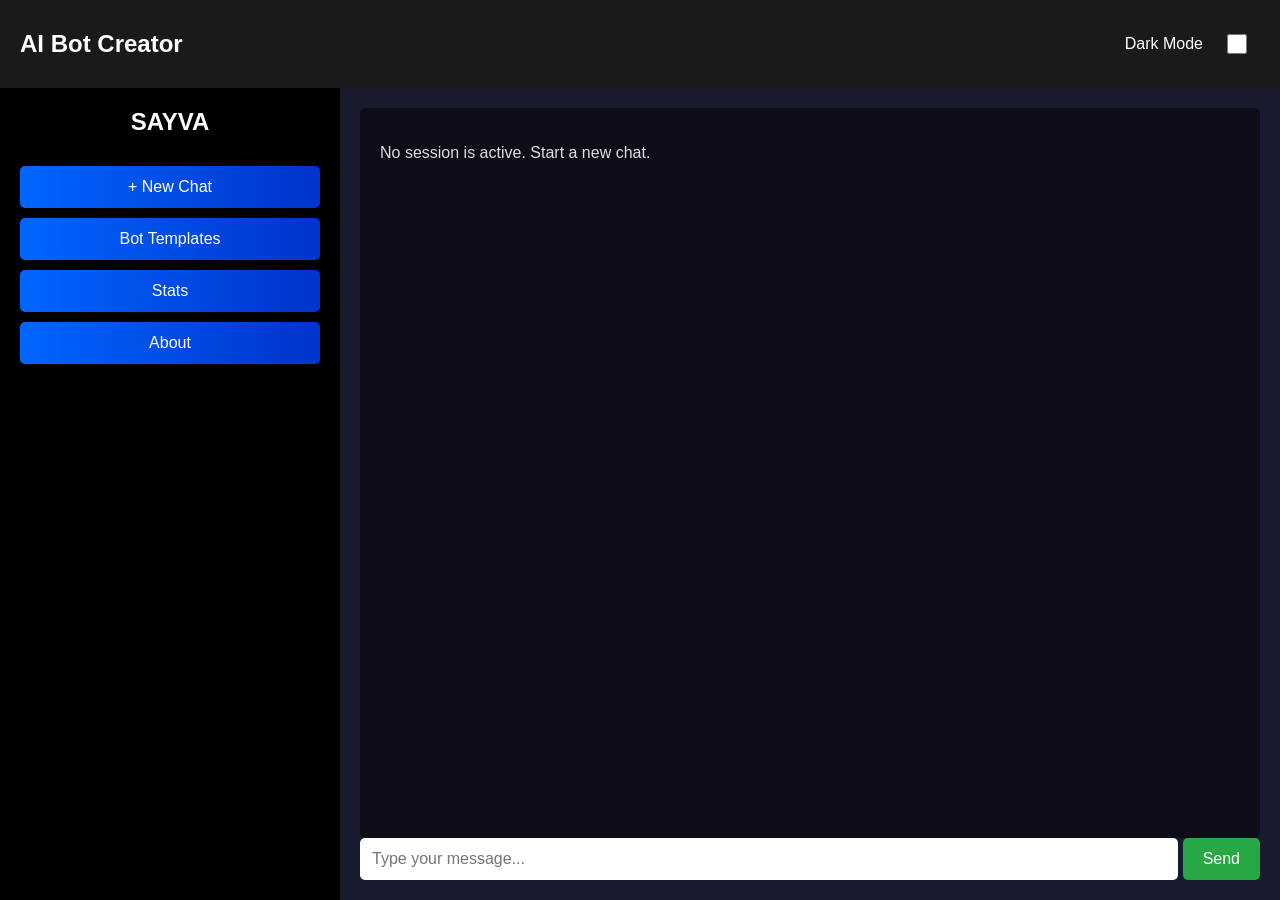
<file: index.html>
<!DOCTYPE html>
<html lang="en">
<head>
    <meta charset="UTF-8">
    <meta name="viewport" content="width=device-width, initial-scale=1.0">
    <title>AI Bot Creator</title>
    <style>
        body {
            margin: 0;
            font-family: Arial, sans-serif;
            background-color: #121212;
            color: white;
            transition: background-color 0.3s, color 0.3s;
            height: 100vh;
            display: flex;
            flex-direction: column;
            overflow: hidden;
        }
        .container {
            display: flex;
            flex: 1;
            flex-direction: column;
        }
        .top-bar {
            display: flex;
            justify-content: space-between;
            align-items: center;
            background-color: #1a1a1a;
            padding: 10px 20px;
        }
        .top-bar h2 {
            color: white;
            transition: color 0.3s;
        }
        .toggle-switch {
            display: flex;
            align-items: center;
        }
        .toggle-switch span {
            margin-right: 10px;
        }
        .toggle-switch input {
            width: 40px;
            height: 20px;
            cursor: pointer;
        }
        .content {
            display: flex;
            flex: 1;
        }
        .sidebar {
            width: 300px;
            background-color: #000;
            padding: 20px;
            display: flex;
            flex-direction: column;
            gap: 10px;
        }
        .sidebar h2 {
            margin-top: 0;
            text-align: center;
            color: white;
        }
        .sidebar button {
            width: 100%;
            padding: 12px;
            background: linear-gradient(to right, #0066ff, #0033cc);
            color: white;
            border: none;
            cursor: pointer;
            font-size: 16px;
            border-radius: 5px;
            transition: background 0.3s, transform 0.2s;
        }
        .sidebar button:hover {
            background: linear-gradient(to right, #0044cc, #0022aa);
            transform: scale(1.05);
        }
        .main-content {
            flex: 1;
            background-color: #1a1a2e;
            display: flex;
            flex-direction: column;
            justify-content: space-between;
            padding: 20px;
        }
        .chat-box {
            flex: 1;
            background-color: #0d0d1a;
            padding: 20px;
            border-radius: 5px;
            overflow-y: auto;
            color: #ddd;
            border: none;
        }
        .input-box {
            display: flex;
            gap: 5px;
        }
        .input-box input {
            flex-grow: 1;
            padding: 12px;
            border: none;
            border-radius: 5px;
            font-size: 16px;
        }
        .input-box button {
            padding: 12px 20px;
            background-color: #28a745;
            color: white;
            border: none;
            cursor: pointer;
            border-radius: 5px;
            font-size: 16px;
            transition: background 0.3s, transform 0.2s;
        }
        .input-box button:hover {
            background-color: #218838;
            transform: scale(1.05);
        }
        .dark-mode {
            background-color: #f0f0f0;
            color: black;
        }
        .dark-mode .main-content {
            background-color: #ffffff;
        }
        .dark-mode .chat-box {
            background-color: #e0e0e0;
            color: black;
            border: none;
        }
        .dark-mode .top-bar h2 {
            color: black;
        }
        .dark-mode .sidebar h2 {
            color: black;
        }
    </style>
</head>
<body>
    <div class="container">
        <div class="top-bar">
            <h2>AI Bot Creator</h2>
            <div class="toggle-switch">
                <span>Dark Mode</span>
                <input type="checkbox" id="darkModeToggle">
            </div>
        </div>
        <div class="content">
            <div class="sidebar">
                <h2>SAYVA</h2>
                <button onclick="startNewChat()">+ New Chat</button>
                <button onclick="showTemplates()">Bot Templates</button>
                <button onclick="showStats()">Stats</button>
                <button onclick="showAbout()">About</button>
            </div>
            <div class="main-content">
                <div class="chat-box" id="chatBox">
                    <p>No session is active. Start a new chat.</p>
                </div>
                <div class="input-box">
                    <input type="text" id="userInput" placeholder="Type your message...">
                    <button onclick="sendMessage()">Send</button>
                </div>
            </div>
        </div>
    </div>

    <script>
        document.getElementById("darkModeToggle").addEventListener("change", function() {
            document.body.classList.toggle("dark-mode", this.checked);
        });

        function startNewChat() {
    
          window.location.href ="chat-modal.html";
        }
        
        function showTemplates() {
            window.location.href = "bot-templates.html";  
        }
        
        function showStats() {
            window.location.href="stats.html";
        }
        
        function showAbout() {
            window.location.href="about.html";
        }
        
        function sendMessage() {
            let input = document.getElementById("userInput").value;
            if (input.trim() !== "") {
                let chatBox = document.getElementById("chatBox");
                let message = document.createElement("p");
                message.textContent = "You: " + input;
                chatBox.appendChild(message);
                
                let botResponse = document.createElement("p");
                botResponse.textContent = "Bot: I'm here to assist you!";
                botResponse.style.color = "#00ff00";
                chatBox.appendChild(botResponse);
                
                document.getElementById("userInput").value = "";
                chatBox.scrollTop = chatBox.scrollHeight;
            }
        }
    </script>
</body>
</html>
</file>
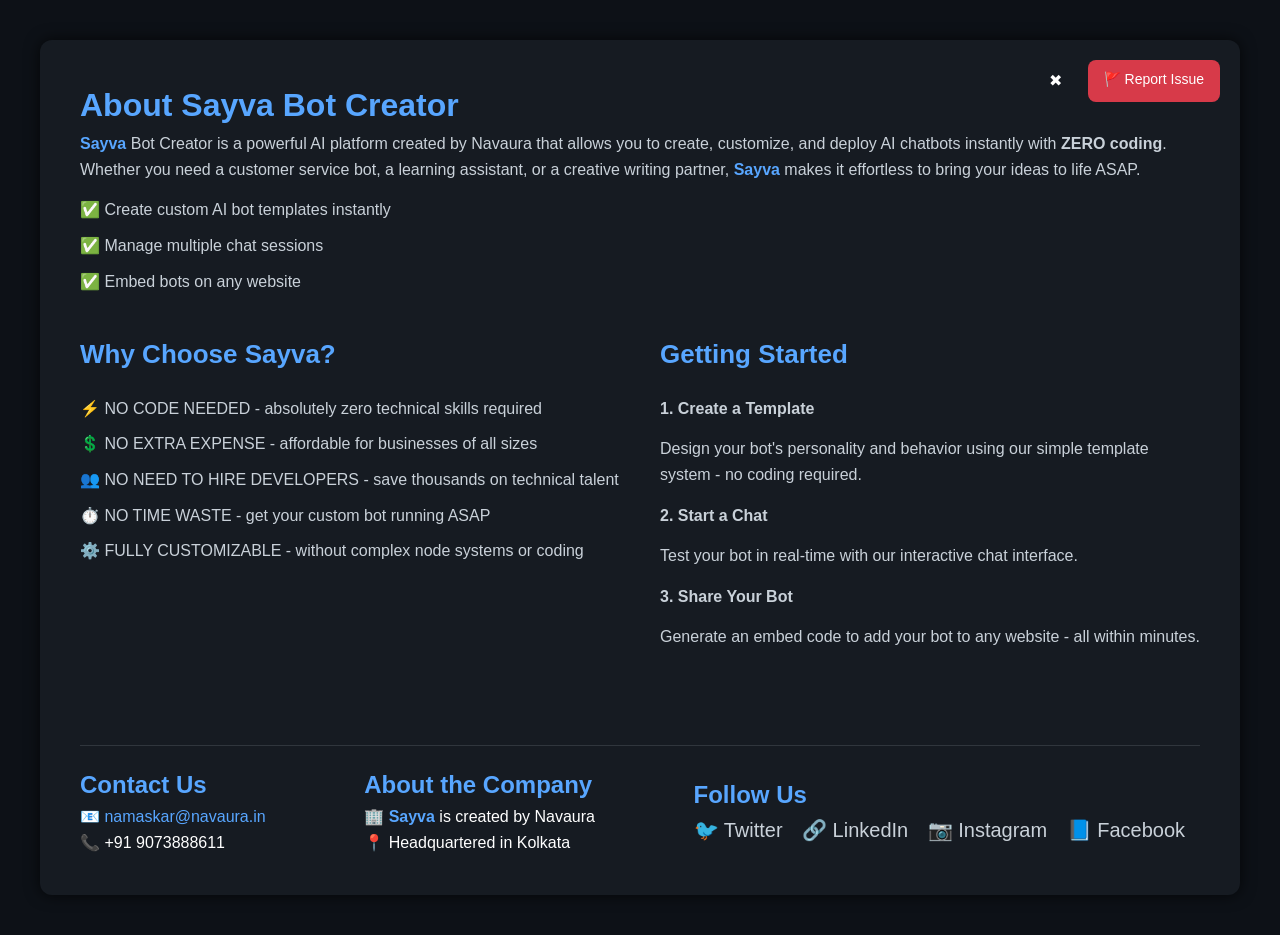
<file: about.html>
<!--DOCTYPE html>
<html lang="en">
<head>
    <meta charset="UTF-8">
    <meta name="viewport" content="width=device-width, initial-scale=1.0">
    <title>About Sayva Bot Creator</title>
    <style>
        * {
            box-sizing: border-box;
            margin: 0;
            padding: 0;
        }
        body {
            font-family: Arial, sans-serif;
            background: #0d1117;
            color: #ffffff;
            line-height: 1.6;
            min-height: 100vh;
            padding: 40px;
        }
        .container {
            max-width: 1200px;
            margin: 0 auto;
            background: #161b22;
            border-radius: 12px;
            box-shadow: 0 0 15px rgba(0, 0, 0, 0.7);
            padding: 40px;
            position: relative;
        }

        /* Close Button */
        .btn-close {
            position: absolute;
            top: 20px;
            right: 130px;
            background: transparent;
            color: #ffffff;
            border: none;
            font-size: 16px;
            cursor: pointer;
            transition: 0.3s;
        }
        .btn-close:hover {
            color: #58a6ff;
        }

        /* Report Issue Button (Clickable) */
        .btn-report {
            position: absolute;
            top: 15px;
            right: 20px;
            background: #d73a49;
            color: white;
            padding: 8px 16px;
            border: none;
            border-radius: 8px;
            cursor: pointer;
            transition: 0.3s;
            text-decoration: none;
            font-size: 14px;
        }
        .btn-report:hover {
            background: #c9303e;
        }

        h1, h2 {
            color: #58a6ff;
        }
        .section {
            margin-bottom: 40px;
        }
        .section h2 {
            font-size: 26px;
            margin-bottom: 20px;
        }
        .section p {
            font-size: 16px;
            color: #c9d1d9;
            margin-bottom: 15px;
        }
        .features {
            list-style: none;
        }
        .features li {
            font-size: 16px;
            color: #58a6ff;
            margin-bottom: 10px;
        }
        .features li span {
            color: #c9d1d9;
        }
        .grid {
            display: flex;
            justify-content: space-between;
            gap: 40px;
            flex-wrap: wrap;
        }
        .grid-item {
            flex: 1;
            min-width: 280px;
        }
        .highlight {
            color: #58a6ff;
            font-weight: bold;
        }
        .contact, .company, .follow {
            margin-top: 40px;
        }
        .contact p, .company p, .follow a {
            color: #c9d1d9;
            font-size: 16px;
            line-height: 1.5;
        }
        .contact a {
            color: #58a6ff;
            text-decoration: none;
        }
        .contact a:hover {
            color: #2ea043;
        }
        .footer {
            display: flex;
            justify-content: space-between;
            align-items: center;
            margin-top: 40px;
            border-top: 1px solid #30363d;
            padding-top: 20px;
        }
        .footer a {
            color: #58a6ff;
            text-decoration: none;
            transition: 0.3s;
        }
        .footer a:hover {
            color: #2ea043;
        }
        .social-links a {
            color: #c9d1d9;
            text-decoration: none;
            margin-right: 15px;
            font-size: 20px;
        }
        .social-links a:hover {
            color: #58a6ff;
        }
        @media (max-width: 768px) {
            .grid {
                flex-direction: column;
            }
            .footer {
                flex-direction: column;
                align-items: flex-start;
            }
            .btn-close {
                right: 90px;
            }
        }
    </style>
</head>
<body>

<div class="container">


   <a href="index.html" class=" btn btn-close" onclick="goBack()">✖</button>
    <button onclick="btnreport()">🚩 Report Issue</button>

    <div class="section">
        <h1>About Sayva Bot Creator</h1>
        <p>
            <span class="highlight">sayva</span> Bot Creator is a powerful AI platform created by Navaura 
            that allows you to create, customize, and deploy AI chatbots instantly with <strong>ZERO coding</strong>. 
            Whether you need a customer service bot, a learning assistant, or a creative writing partner, 
            <span class="highlight">sayva</span> makes it effortless to bring your ideas to life ASAP.
        </p>

        <ul class="features">
            <li>✅ <span>Create custom AI bot templates instantly</span></li>
            <li>✅ <span>Manage multiple chat sessions</span></li>
            <li>✅ <span>Embed bots on any website</span></li>
        </ul>
    </div>

    <div class="grid">
        <div class="grid-item section">
            <h2>Why Choose Sayva?</h2>
            <ul class="features">
                <li>⚡ <span>NO CODE NEEDED - absolutely zero technical skills required</span></li>
                <li>💲 <span>NO EXTRA EXPENSE - affordable for businesses of all sizes</span></li>
                <li>👥 <span>NO NEED TO HIRE DEVELOPERS - save thousands on technical talent</span></li>
                <li>⏱️ <span>NO TIME WASTE - get your custom bot running ASAP</span></li>
                <li>⚙️ <span>FULLY CUSTOMIZABLE - without complex node systems or coding</span></li>
            </ul>
        </div>

        <div class="grid-item section">
            <h2>Getting Started</h2>
            <p><strong>1. Create a Template</strong></p>
            <p>Design your bot's personality and behavior using our simple template system - no coding or node editing required.</p>

            <p><strong>2. Start a Chat</strong></p>
            <p>Test your bot in real-time with our interactive chat interface.</p>

            <p><strong>3. Share Your Bot</strong></p>
            <p>Generate an embed code to add your bot to any website - all within minutes, not days or weeks.</p>
        </div>
    </div>

    <div class="footer">
        <div class="contact">
            <h2>Contact Us</h2>
            <p>📧 <a href="mailto:namaskar@navaura.in">namaskar@navaura.in</a></p>
            <p>📞 +91 9073888611</p>
        </div>

        <div class="company">
            <h2>About the Company</h2>
            <p>🏢 <span class="highlight">sayva</span> is created by Navaura</p>
            <p>📍 Headquartered in Kolkata</p>
        </div>

        <div class="follow">
            <h2>Follow Us</h2>
            <div class="social-links">
                <a href="#">🐦 Twitter</a>
                <a href="#">🔗 LinkedIn</a>
                <a href="#">📷 Instagram</a>
                <a href="#">📘 Facebook</a>
            </div>
        </div>
    </div>
</div>

<script>
    function goBack() {
        window.history.back();
    }
    function btnreport() {
            window.location.href = "report.html";  // Redirect to templates page
        }
</script>

</body>  
</html-->


<!DOCTYPE html>
<html lang="en">
<head>
    <meta charset="UTF-8">
    <meta name="viewport" content="width=device-width, initial-scale=1.0">
    <title>About Sayva Bot Creator</title>
    <style>
        * {
            box-sizing: border-box;
            margin: 0;
            padding: 0;
        }
        body {
            font-family: Arial, sans-serif;
            background: #0d1117;
            color: #ffffff;
            line-height: 1.6;
            min-height: 100vh;
            padding: 40px;
        }
        .container {
            max-width: 1200px;
            margin: 0 auto;
            background: #161b22;
            border-radius: 12px;
            box-shadow: 0 0 15px rgba(0, 0, 0, 0.7);
            padding: 40px;
            position: relative;
        }

        /* Buttons Styling */
        .btn-container {
            position: absolute;
            top: 20px;
            right: 20px;
            display: flex;
            gap: 10px;
        }

        .btn {
            padding: 8px 16px;
            border: none;
            border-radius: 8px;
            cursor: pointer;
            font-size: 14px;
            text-decoration: none;
            transition: 0.3s;
        }

        .btn-close {
            background: transparent;
            color: #ffffff;
            font-size: 16px;
        }
        .btn-close:hover {
            color: #58a6ff;
        }

        .btn-report {
            background: #d73a49;
            color: white;
        }
        .btn-report:hover {
            background: #c9303e;
            transform: scale(1.05);
        }

        /* Headings and Sections */
        h1, h2 {
            color: #58a6ff;
        }
        .section {
            margin-bottom: 40px;
        }
        .section h2 {
            font-size: 26px;
            margin-bottom: 20px;
        }
        .section p {
            font-size: 16px;
            color: #c9d1d9;
            margin-bottom: 15px;
        }
        .features {
            list-style: none;
        }
        .features li {
            font-size: 16px;
            color: #58a6ff;
            margin-bottom: 10px;
        }
        .features li span {
            color: #c9d1d9;
        }

        /* Grid Styling */
        .grid {
            display: flex;
            justify-content: space-between;
            gap: 40px;
            flex-wrap: wrap;
        }
        .grid-item {
            flex: 1;
            min-width: 280px;
        }
        .highlight {
            color: #58a6ff;
            font-weight: bold;
        }

        /* Footer Styling */
        .footer {
            display: flex;
            justify-content: space-between;
            align-items: center;
            margin-top: 40px;
            border-top: 1px solid #30363d;
            padding-top: 20px;
        }
        .footer a {
            color: #58a6ff;
            text-decoration: none;
            transition: 0.3s;
        }
        .footer a:hover {
            color: #2ea043;
        }

        .social-links a {
            color: #c9d1d9;
            text-decoration: none;
            margin-right: 15px;
            font-size: 20px;
        }
        .social-links a:hover {
            color: #58a6ff;
        }

      
        @media (max-width: 768px) {
            .grid {
                flex-direction: column;
            }
            .footer {
                flex-direction: column;
                align-items: flex-start;
            }
            .btn-container {
                top: 15px;
                right: 15px;
                flex-direction: column;
                gap: 5px;
            }
        }
    </style>
</head>
<body>

<div class="container">

    
    <div class="btn-container">
         <a href="index.html" class=" btn btn-close" onclick="goBack()">✖</button>
        <a href="report.html" class="btn btn-report">🚩 Report Issue</a>
    </div>

    <div class="section">
        <h1>About Sayva Bot Creator</h1>
        <p>
            <span class="highlight">Sayva</span> Bot Creator is a powerful AI platform created by Navaura 
            that allows you to create, customize, and deploy AI chatbots instantly with <strong>ZERO coding</strong>. 
            Whether you need a customer service bot, a learning assistant, or a creative writing partner, 
            <span class="highlight">Sayva</span> makes it effortless to bring your ideas to life ASAP.
        </p>

        <ul class="features">
            <li>✅ <span>Create custom AI bot templates instantly</span></li>
            <li>✅ <span>Manage multiple chat sessions</span></li>
            <li>✅ <span>Embed bots on any website</span></li>
        </ul>
    </div>

    <div class="grid">
        <div class="grid-item section">
            <h2>Why Choose Sayva?</h2>
            <ul class="features">
                <li>⚡ <span>NO CODE NEEDED - absolutely zero technical skills required</span></li>
                <li>💲 <span>NO EXTRA EXPENSE - affordable for businesses of all sizes</span></li>
                <li>👥 <span>NO NEED TO HIRE DEVELOPERS - save thousands on technical talent</span></li>
                <li>⏱️ <span>NO TIME WASTE - get your custom bot running ASAP</span></li>
                <li>⚙️ <span>FULLY CUSTOMIZABLE - without complex node systems or coding</span></li>
            </ul>
        </div>

        <div class="grid-item section">
            <h2>Getting Started</h2>
            <p><strong>1. Create a Template</strong></p>
            <p>Design your bot's personality and behavior using our simple template system - no coding required.</p>

            <p><strong>2. Start a Chat</strong></p>
            <p>Test your bot in real-time with our interactive chat interface.</p>

            <p><strong>3. Share Your Bot</strong></p>
            <p>Generate an embed code to add your bot to any website - all within minutes.</p>
        </div>
    </div>

    <div class="footer">
        <div class="contact">
            <h2>Contact Us</h2>
            <p>📧 <a href="mailto:namaskar@navaura.in">namaskar@navaura.in</a></p>
            <p>📞 +91 9073888611</p>
        </div>

        <div class="company">
            <h2>About the Company</h2>
            <p>🏢 <span class="highlight">Sayva</span> is created by Navaura</p>
            <p>📍 Headquartered in Kolkata</p>
        </div>

        <div class="follow">
            <h2>Follow Us</h2>
            <div class="social-links">
                <a href="#">🐦 Twitter</a>
                <a href="#">🔗 LinkedIn</a>
                <a href="#">📷 Instagram</a>
                <a href="#">📘 Facebook</a>
            </div>
        </div>
    </div>
</div>

<script>
    function goBack() {
        window.history.back();
    }
</script>

</body>  
</html>
</file>
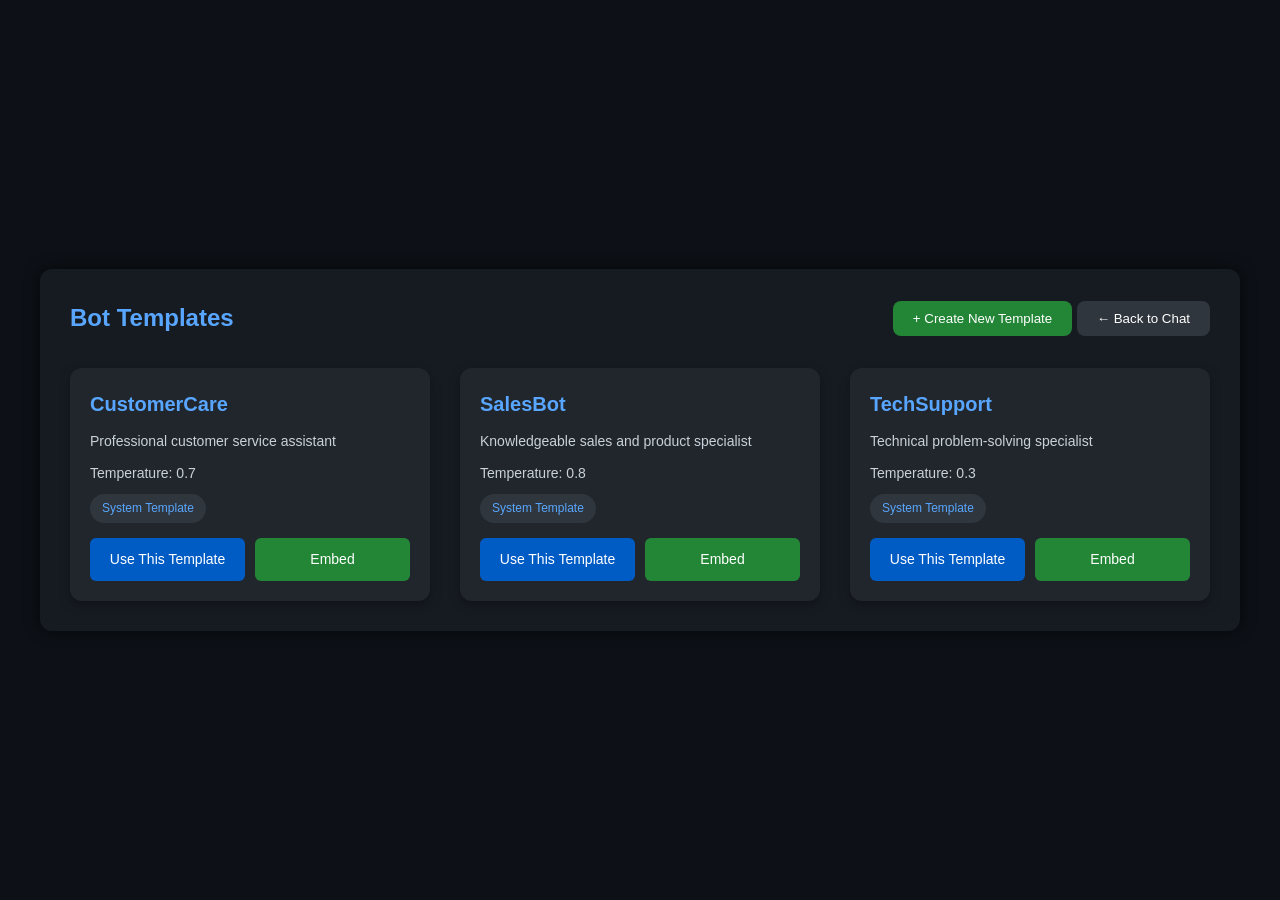
<file: bot-templates.html>
<!DOCTYPE html>
<html lang="en">
<head>
    <meta charset="UTF-8">
    <meta name="viewport" content="width=device-width, initial-scale=1.0">
    <title>Bot Templates</title>
    <style>
        * {
            box-sizing: border-box;
            margin: 0;
            padding: 0;
        }
        body {
            font-family: Arial, sans-serif;
            background: #0d1117;
            color: #ffffff;
            line-height: 1.6;
            min-height: 100vh;
            display: flex;
            justify-content: center;
            align-items: center;
            padding: 40px;
        }
        .container {
            max-width: 1200px;
            width: 100%;
            background: #161b22;
            border-radius: 12px;
            box-shadow: 0 0 15px rgba(0, 0, 0, 0.7);
            padding: 30px;
        }
        .header {
            display: flex;
            justify-content: space-between;
            align-items: center;
            margin-bottom: 30px;
        }
        .header h1 {
            font-size: 24px;
            color: #58a6ff;
        }
        .header button {
            background: #238636;
            color: white;
            border: none;
            padding: 10px 20px;
            border-radius: 8px;
            cursor: pointer;
            transition: 0.3s;
        }
        .header button:hover {
            background: #2ea043;
        }
        .header .btn-back {
            background: #30363d;
        }
        .header .btn-back:hover {
            background: #484f58;
        }
        .bot-grid {
            display: flex;
            justify-content: space-between;
            gap: 20px;
            flex-wrap: wrap;
        }
        .bot-card {
            background: #21262d;
            border-radius: 12px;
            padding: 20px;
            width: calc(33.333% - 20px);
            transition: transform 0.3s;
            box-shadow: 0 4px 12px rgba(0, 0, 0, 0.3);
        }
        .bot-card:hover {
            transform: translateY(-10px);
        }
        .bot-card h3 {
            font-size: 20px;
            color: #58a6ff;
            margin-bottom: 10px;
        }
        .bot-card p {
            color: #c9d1d9;
            font-size: 14px;
            margin-bottom: 10px;
        }
        .temperature {
            font-size: 14px;
            color: #8b949e;
            margin-bottom: 10px;
        }
        .tag {
            display: inline-block;
            background: #30363d;
            color: #58a6ff;
            padding: 5px 12px;
            font-size: 12px;
            border-radius: 16px;
            margin-bottom: 15px;
        }
        .btn-group {
            display: flex;
            justify-content: space-between;
            gap: 10px;
        }
        .btn {
            flex: 1;
            padding: 10px;
            text-align: center;
            border: none;
            border-radius: 6px;
            cursor: pointer;
            transition: 0.3s;
            text-decoration: none;
            color: white;
            font-size: 14px;
        }
        .btn-primary {
            background: #238636;
        }
        .btn-primary:hover {
            background: #2ea043;
        }
        .btn-secondary {
            background: #005cc5;
        }
        .btn-secondary:hover {
            background: #0366d6;
        }
        @media (max-width: 992px) {
            .bot-card {
                width: calc(50% - 20px);
            }
        }
        @media (max-width: 600px) {
            .bot-card {
                width: 100%;
            }
        }
    </style>
</head>
<body>

<div class="container">
    <div class="header">
        <h1>Bot Templates</h1>
        <div>
            <button class="btn-secondary" onclick="alert('Create New Template Coming Soon!')">+ Create New Template</button>
            <button class="btn-back" onclick="window.location.href='index.html'">← Back to Chat</button>
        </div>
    </div>

    <div class="bot-grid">
       
        <div class="bot-card">
            <h3>CustomerCare</h3>
            <p>Professional customer service assistant</p>
            <p class="temperature">Temperature: 0.7</p>
            <span class="tag">System Template</span>
            <div class="btn-group">
                <a href="#" class="btn btn-secondary">Use This Template</a>
                <a href="#" class="btn btn-primary">Embed</a>
            </div>
        </div>

       
        <div class="bot-card">
            <h3>SalesBot</h3>
            <p>Knowledgeable sales and product specialist</p>
            <p class="temperature">Temperature: 0.8</p>
            <span class="tag">System Template</span>
            <div class="btn-group">
                <a href="#" class="btn btn-secondary">Use This Template</a>
                <a href="#" class="btn btn-primary">Embed</a>
            </div>
        </div>

       
        <div class="bot-card">
            <h3>TechSupport</h3>
            <p>Technical problem-solving specialist</p>
            <p class="temperature">Temperature: 0.3</p>
            <span class="tag">System Template</span>
            <div class="btn-group">
                <a href="#" class="btn btn-secondary">Use This Template</a>
                <a href="#" class="btn btn-primary">Embed</a>
            </div>
        </div>
    </div>
</div>

</body>
</html>
</file>
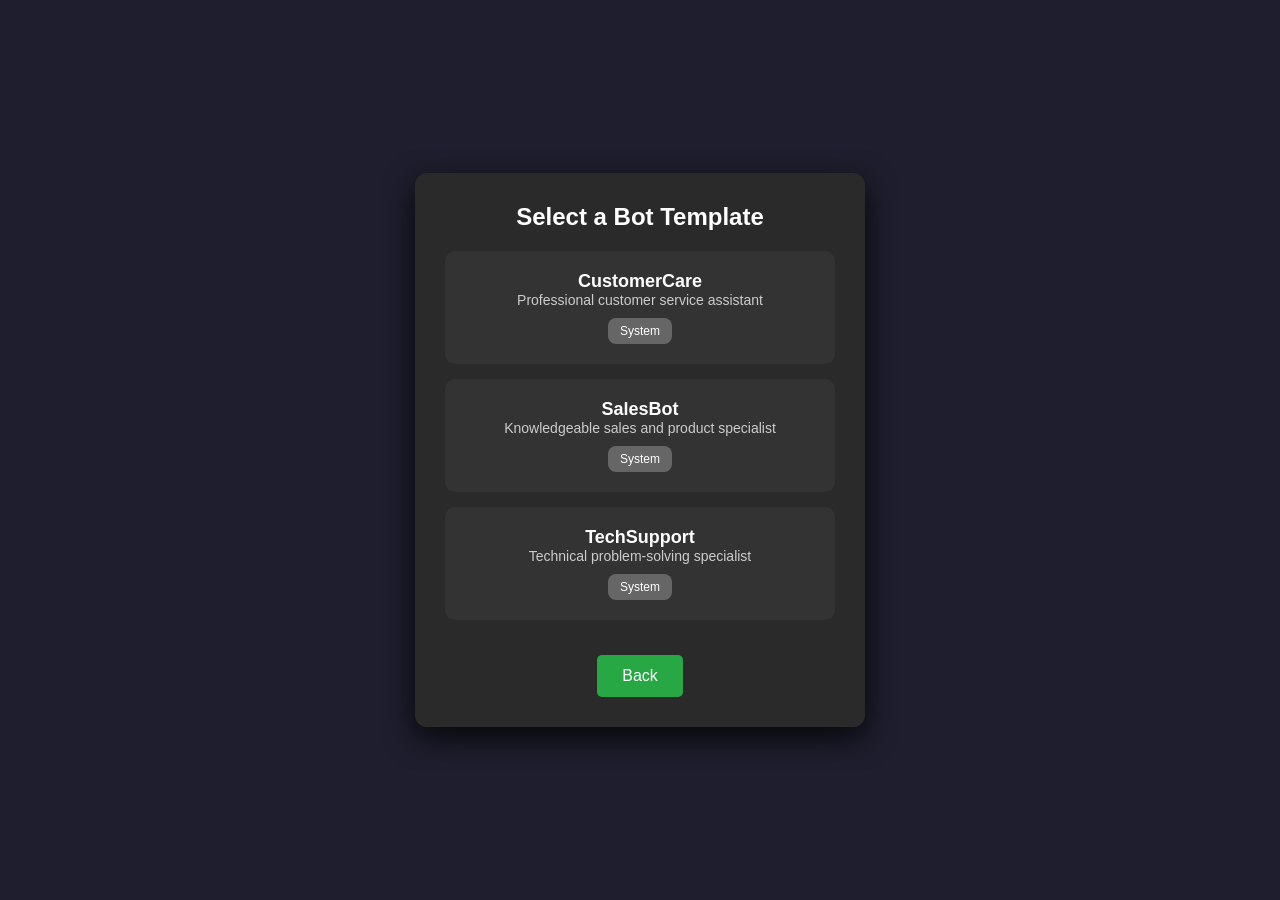
<file: chat-modal.html>
<!DOCTYPE html>
<html lang="en">
<head>
    <meta charset="UTF-8">
    <meta name="viewport" content="width=device-width, initial-scale=1.0">
    <title>Chat Modal</title>
    <style>
        * {
            box-sizing: border-box;
            margin: 0;
            padding: 0;
        }
        body {
            font-family: Arial, sans-serif;
            background: #1e1e2e;
            color: white;
            height: 100vh;
            display: flex;
            justify-content: center;
            align-items: center;
        }
        .modal {
            background: #2a2a2a;
            padding: 30px;
            border-radius: 12px;
            box-shadow: 0 10px 30px rgba(0, 0, 0, 0.8);
            width: 450px;
            text-align: center;
            transition: all 0.3s ease;
        }
        .modal h2 {
            font-size: 24px;
            margin-bottom: 20px;
        }
        .bot-template {
            background: #333;
            padding: 20px;
            border-radius: 10px;
            margin-bottom: 15px;
            transition: transform 0.3s, background 0.3s;
            cursor: pointer;
        }
        .bot-template:hover {
            background: #007bff;
            transform: scale(1.05);
        }
        .bot-template h3 {
            margin: 0;
            font-size: 18px;
        }
        .bot-template p {
            font-size: 14px;
            color: #ccc;
        }
        .bot-template .tag {
            display: inline-block;
            background: #666;
            color: white;
            padding: 6px 12px;
            border-radius: 8px;
            font-size: 12px;
            margin-top: 10px;
        }
        button {
            margin-top: 20px;
            padding: 12px 25px;
            background: #28a745;
            color: white;
            border: none;
            cursor: pointer;
            font-size: 16px;
            border-radius: 5px;
            transition: background 0.3s;
        }
        button:hover {
            background: #218838;
        }
    </style>
</head>
<body>

<div class="modal">
    <h2>Select a Bot Template</h2>

    <div class="bot-template" onclick="alert('CustomerCare selected!')">
        <h3>CustomerCare</h3>
        <p>Professional customer service assistant</p>
        <span class="tag">System</span>
    </div>

    <div class="bot-template" onclick="alert('SalesBot selected!')">
        <h3>SalesBot</h3>
        <p>Knowledgeable sales and product specialist</p>
        <span class="tag">System</span>
    </div>

    <div class="bot-template" onclick="alert('TechSupport selected!')">
        <h3>TechSupport</h3>
        <p>Technical problem-solving specialist</p>
        <span class="tag">System</span>
    </div>

    <button onclick="window.location.href='index.html'">Back</button>
</div>

</body>
</html>
</file>
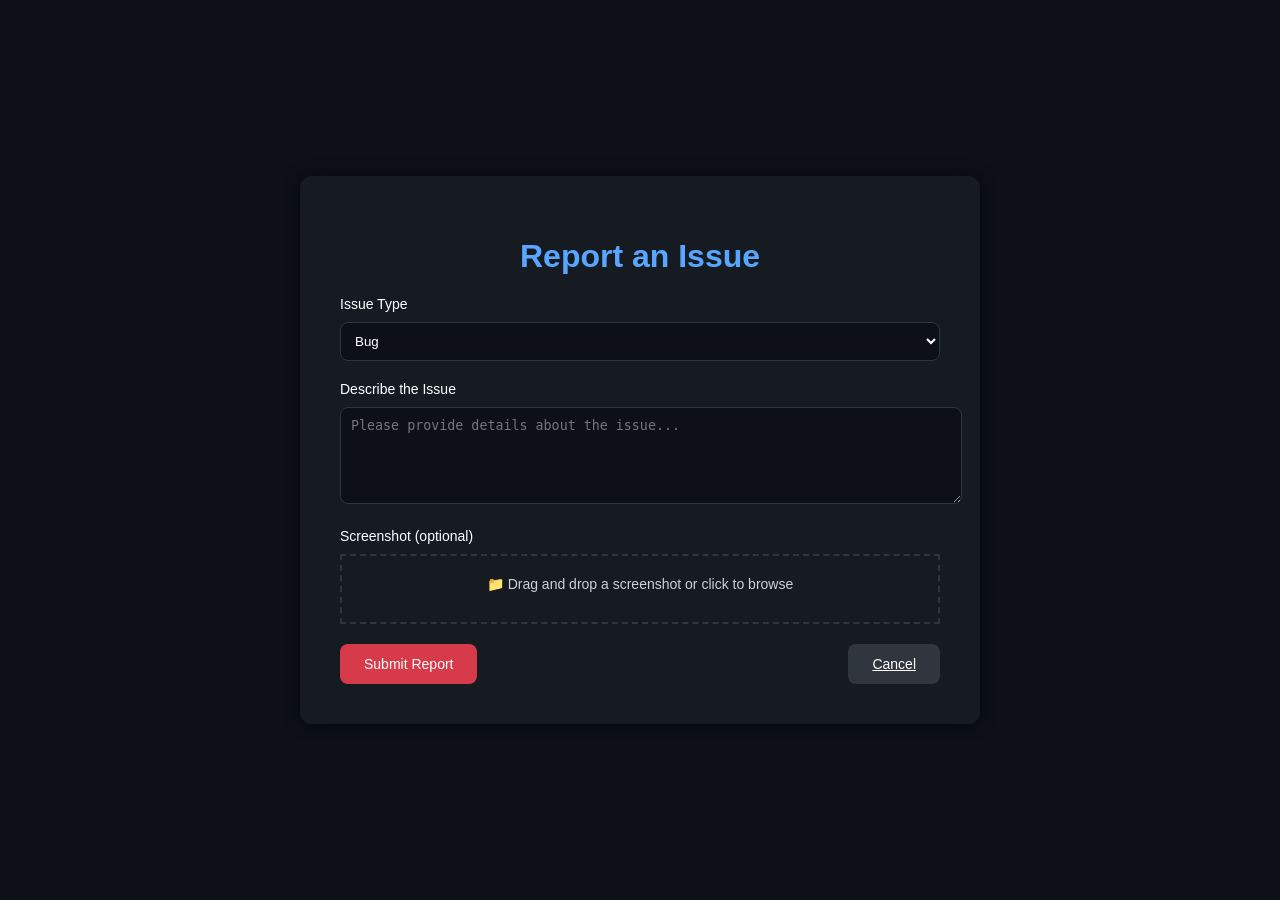
<file: report.html>
<!DOCTYPE html>
<html lang="en">
<head>
    <meta charset="UTF-8">
    <meta name="viewport" content="width=device-width, initial-scale=1.0">
    <title>Report an Issue</title>
    <style>
        body {
            font-family: Arial, sans-serif;
            background: #0d1117;
            color: #ffffff;
            display: flex;
            justify-content: center;
            align-items: center;
            min-height: 100vh;
            margin: 0;
        }

        .container {
            background: #161b22;
            border-radius: 12px;
            box-shadow: 0 0 15px rgba(0, 0, 0, 0.7);
            padding: 40px;
            width: 80%;
            max-width: 600px;
        }

        h1 {
            text-align: center;
            color: #58a6ff;
        }

        label {
            display: block;
            margin-bottom: 10px;
            font-size: 14px;
        }

        select, textarea, input {
            width: 100%;
            padding: 10px;
            margin-bottom: 20px;
            border: 1px solid #30363d;
            border-radius: 8px;
            background: #0d1117;
            color: #ffffff;
        }

        .file-upload {
            border: 2px dashed #30363d;
            padding: 20px;
            text-align: center;
            margin-bottom: 20px;
            color: #c9d1d9;
        }

        .file-upload:hover {
            background: #1a1f27;
            cursor: pointer;
        }

        .file-upload input {
            display: none;
        }

        .btn-container {
            display: flex;
            justify-content: space-between;
        }

        .btn {
            padding: 12px 24px;
            border: none;
            border-radius: 8px;
            cursor: pointer;
            text-align: center;
            font-size: 14px;
            transition: 0.3s;
        }

        .btn-submit {
            background: #d73a49;
            color: white;
        }

        .btn-submit:hover {
            background: #c9303e;
            transform: scale(1.05);
        }

        .btn-cancel {
            background: #30363d;
            color: white;
        }

        .btn-cancel:hover {
            background: #444c56;
        }
    </style>
</head>
<body>

<div class="container">
    <h1>Report an Issue</h1>

    <form action="submit_issue.php" method="POST" enctype="multipart/form-data">
        <label for="issue-type">Issue Type</label>
        <select id="issue-type" name="issue_type" required>
            <option value="bug">Bug</option>
            <option value="feature">Feature Request</option>
            <option value="feedback">Feedback</option>
        </select>

        <label for="description">Describe the Issue</label>
        <textarea id="description" name="description" rows="5" placeholder="Please provide details about the issue..." required></textarea>

        <label>Screenshot (optional)</label>
        <div class="file-upload">
            <label for="file">📁 Drag and drop a screenshot or click to browse</label>
            <input type="file" id="file" name="screenshot" accept="image/*">
        </div>

        <div class="btn-container">
            <button type="submit" class="btn btn-submit">Submit Report</button>
            <a href="about.html" class="btn btn-cancel">Cancel</a>
        </div>
    </form>
</div>

</body>
</html>
</file>
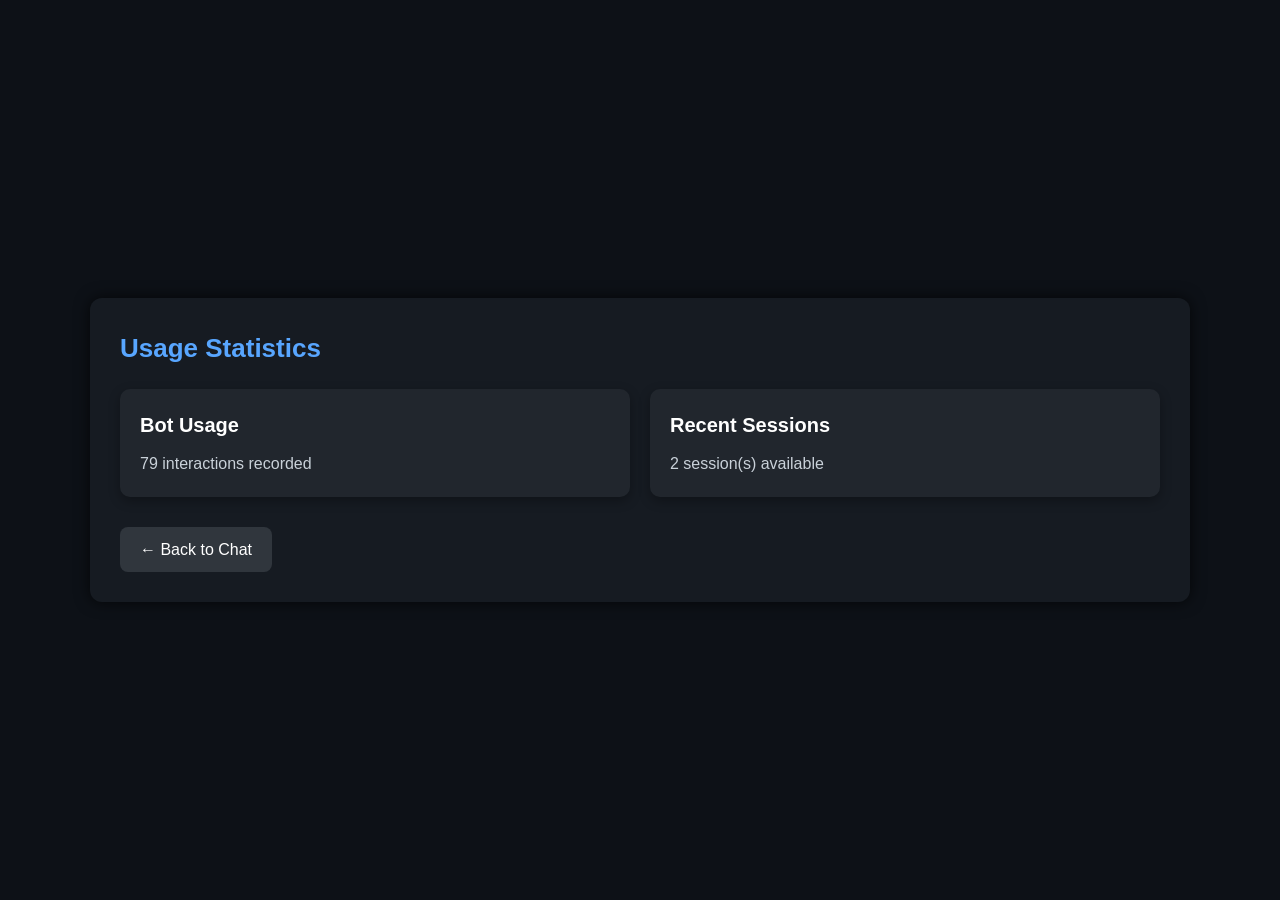
<file: stats.html>
<!DOCTYPE html>
<html lang="en">
<head>
    <meta charset="UTF-8">
    <meta name="viewport" content="width=device-width, initial-scale=1.0">
    <title>Usage Statistics</title>
    <style>
        * {
            box-sizing: border-box;
            margin: 0;
            padding: 0;
        }
        body {
            font-family: Arial, sans-serif;
            background: #0d1117;
            color: #ffffff;
            line-height: 1.6;
            min-height: 100vh;
            display: flex;
            justify-content: center;
            align-items: center;
            padding: 40px;
        }
        .container {
            max-width: 1100px;
            width: 100%;
            background: #161b22;
            border-radius: 12px;
            box-shadow: 0 0 15px rgba(0, 0, 0, 0.7);
            padding: 30px;
        }
        h1 {
            font-size: 26px;
            margin-bottom: 20px;
            color: #58a6ff;
        }
        .stats-grid {
            display: flex;
            justify-content: space-between;
            gap: 20px;
            margin-bottom: 30px;
        }
        .card {
            flex: 1;
            background: #21262d;
            padding: 20px;
            border-radius: 10px;
            box-shadow: 0 4px 12px rgba(0, 0, 0, 0.3);
            transition: transform 0.3s;
        }
        .card:hover {
            transform: translateY(-5px);
        }
        .card h2 {
            font-size: 20px;
            margin-bottom: 10px;
            color: #ffffff;
        }
        .card p {
            font-size: 16px;
            color: #c9d1d9;
            margin: 0;
        }
        .back-btn {
            display: inline-flex;
            align-items: center;
            background: #30363d;
            color: white;
            padding: 10px 20px;
            border: none;
            border-radius: 8px;
            cursor: pointer;
            text-decoration: none;
            transition: 0.3s;
        }
        .back-btn:hover {
            background: #484f58;
        }
        .back-btn span {
            margin-left: 10px;
        }
        .back-btn:hover span {
            color: #58a6ff;
        }
        @media (max-width: 768px) {
            .stats-grid {
                flex-direction: column;
            }
        }
    </style>
</head>
<body>

<div class="container">
    <h1>Usage Statistics</h1>

    <div class="stats-grid">
       
        <div class="card">
            <h2>Bot Usage</h2>
            <p id="botUsage">No usage data available yet</p>
        </div>

       
        <div class="card">
            <h2>Recent Sessions</h2>
            <p id="recentSessions">No sessions available</p>
        </div>
    </div>

    <a href="index.html" class="back-btn">← Back to Chat</a>
</div>

<script>
    
    window.onload = () => {
        const botUsage = document.getElementById('botUsage');
        const recentSessions = document.getElementById('recentSessions');

       
        const sessionCount = Math.floor(Math.random() * 10);
        const usageData = Math.floor(Math.random() * 100);

        if (sessionCount > 0) {
            recentSessions.innerHTML = `${sessionCount} session(s) available`;
        }

        if (usageData > 0) {
            botUsage.innerHTML = `${usageData} interactions recorded`;
        }
    };
</script>

</body>
</html>
</file>
